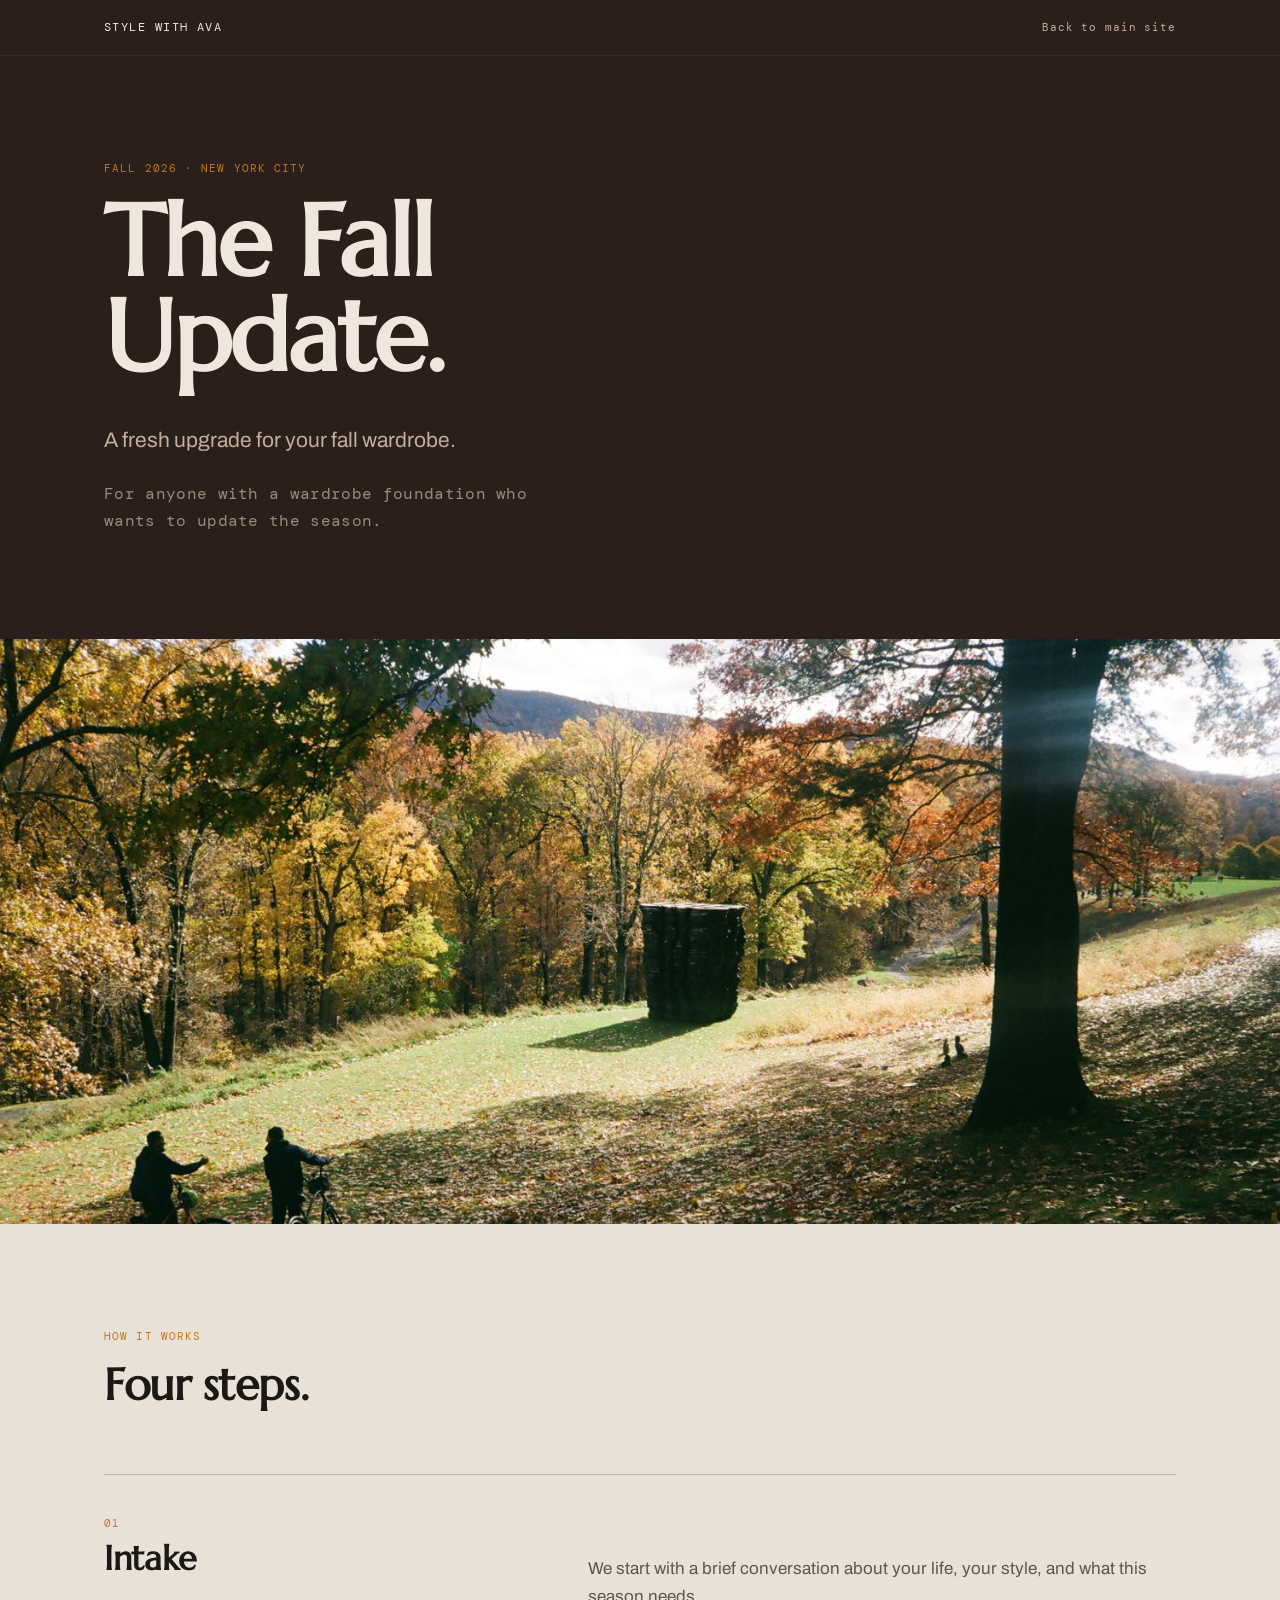
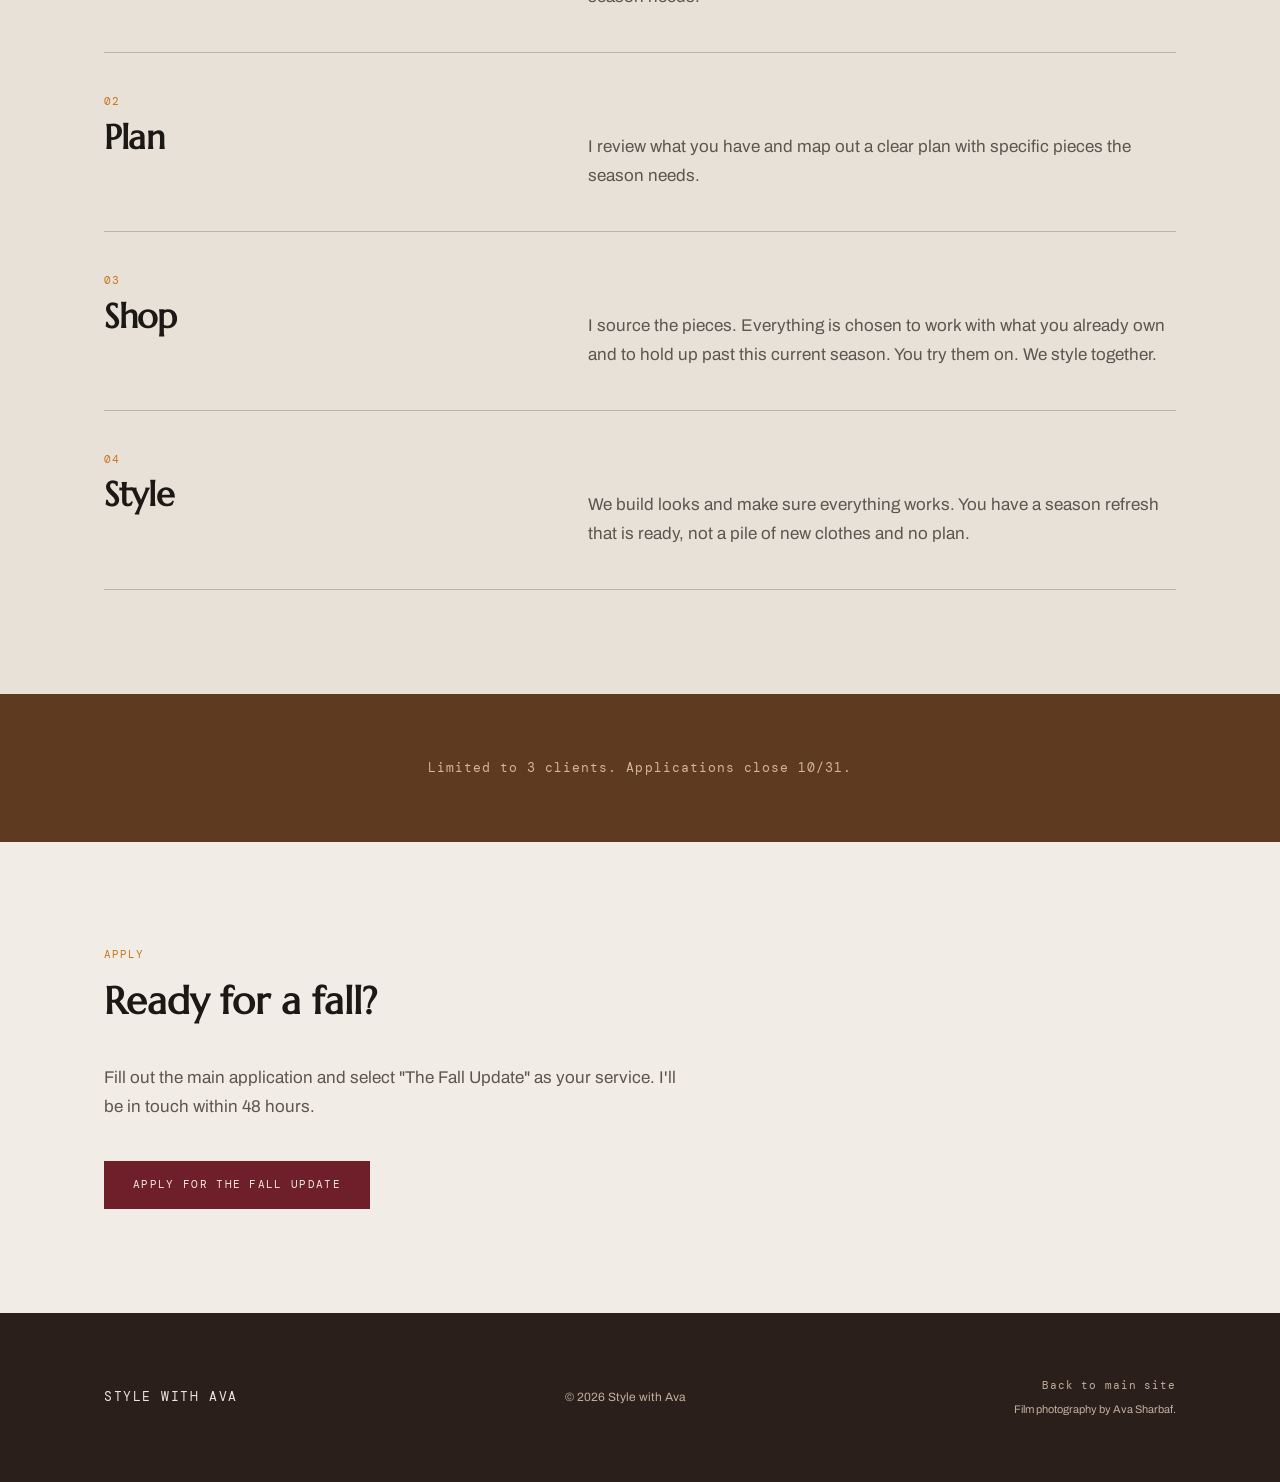
<file: fall-update.html>
<!DOCTYPE html>
<html lang="en">
<head>
  <meta charset="UTF-8">
  <meta name="viewport" content="width=device-width, initial-scale=1.0">

  <title>The Fall Update | Seasonal Wardrobe Styling in New York City</title>
  <meta name="description" content="Seasonal wardrobe styling for fall in New York City. A limited engagement to reset your wardrobe for the season ahead.">
  <meta name="author" content="Style with Ava">

  <meta property="og:title"       content="The Fall Update | Style with Ava">
  <meta property="og:description" content="Seasonal wardrobe styling for fall in New York City. A limited engagement to reset your wardrobe for the season ahead.">
  <meta property="og:image"       content="/images/optimized/hero.jpg">
  <meta property="og:url"         content="https://avasharbaf.com/fall-update">
  <meta property="og:type"        content="website">

  <link rel="icon" href="/favicon.svg" type="image/svg+xml">

  <link rel="preconnect" href="https://fonts.googleapis.com">
  <link rel="preconnect" href="https://fonts.gstatic.com" crossorigin>
  <link rel="stylesheet" href="https://fonts.googleapis.com/css2?family=Marcellus&family=Archivo:wght@400;500;600&family=DM+Mono:wght@400;500&display=swap">

  <style>
    :root {
      /* Inherit main palette */
      --surface:           #E7E1D8;
      --surface-alt:       #F1EDE6;
      --ink:               #1C1816;
      --ink-muted:         #5E554F;
      --line:              #BFB4A8;
      --accent:            #6E1F2A;
      --on-accent:         #F3ECE4;
      --deep:              #2B1F1B;
      --on-deep:           #EFE7DD;
      --on-deep-muted:     #C2AE9C;
      --mahogany:          #5E3A21;
      --on-mahogany:       #F1E6D8;
      --on-mahogany-muted: #D2B79A;
      --font-display: 'Marcellus', Georgia, serif;
      --font-body:    'Archivo', Arial, sans-serif;
      --font-mono:    'DM Mono', 'Courier New', monospace;
      --sp-2: 8px;  --sp-3: 16px; --sp-4: 24px;
      --sp-5: 40px; --sp-6: 64px; --sp-7: 104px;
      --nav-height: 56px;
      --max-width:  1200px;

      /* Autumn accent */
      --fall-amber: #C4751A;
    }

    *, *::before, *::after { box-sizing: border-box; margin: 0; padding: 0; }
    html { scroll-behavior: smooth; font-size: 16px; -webkit-text-size-adjust: 100%; }

    body {
      font-family: var(--font-body);
      background-color: var(--surface);
      color: var(--ink);
      line-height: 1.6;
      overflow-x: hidden;
    }

    img { display: block; max-width: 100%; }
    a { color: inherit; text-decoration: none; }
    button { cursor: pointer; background: none; border: none; font: inherit; }

    .container {
      width: 100%;
      max-width: var(--max-width);
      margin-inline: auto;
      padding-inline: var(--sp-4);
    }

    @media (min-width: 768px) { .container { padding-inline: var(--sp-6); } }

    .eyebrow {
      font-family: var(--font-mono);
      font-size: 11px;
      letter-spacing: 0.1em;
      text-transform: uppercase;
      color: var(--fall-amber);
      margin-bottom: var(--sp-3);
    }

    /* ---- NAV ---- */
    .f-nav {
      position: fixed;
      top: 0; left: 0; right: 0;
      height: var(--nav-height);
      background-color: var(--deep);
      border-bottom: 1px solid rgba(255,255,255,0.06);
      z-index: 100;
      display: flex;
      align-items: center;
    }

    .f-nav__inner {
      display: flex;
      align-items: center;
      justify-content: space-between;
      width: 100%;
      max-width: var(--max-width);
      margin-inline: auto;
      padding-inline: var(--sp-4);
    }

    @media (min-width: 768px) { .f-nav__inner { padding-inline: var(--sp-6); } }

    .f-nav__wordmark {
      font-family: var(--font-mono);
      font-size: 12px;
      letter-spacing: 0.12em;
      text-transform: uppercase;
      color: var(--on-deep);
    }

    .f-nav__back {
      font-family: var(--font-mono);
      font-size: 11px;
      letter-spacing: 0.08em;
      color: var(--on-deep-muted);
      transition: color 0.2s;
    }

    .f-nav__back:hover { color: var(--on-deep); }

    /* ---- HERO ---- */
    .f-hero {
      background-color: var(--deep);
      padding-top: calc(var(--nav-height) + var(--sp-7));
      padding-bottom: var(--sp-7);
    }

    .f-hero__inner {
      max-width: 820px;
    }

    .f-hero__headline {
      font-family: var(--font-display);
      font-size: clamp(48px, 9vw, 100px);
      line-height: 0.95;
      letter-spacing: -0.02em;
      color: var(--on-deep);
      margin-bottom: var(--sp-5);
      margin-top: var(--sp-3);
    }

    .f-hero__subline {
      font-size: clamp(17px, 2vw, 21px);
      line-height: 1.55;
      color: var(--on-deep-muted);
      max-width: 580px;
    }

    .f-hero__intro {
      margin-top: var(--sp-4);
      font-size: clamp(14px, 1.4vw, 16px);
      line-height: 1.7;
      color: var(--on-deep-muted);
      opacity: 0.75;
      max-width: 480px;
      font-family: var(--font-mono);
      letter-spacing: 0.02em;
    }

    /* ---- IMAGE BAND ---- */
    .f-img-band {
      width: 100%;
      overflow: hidden;
      line-height: 0;
    }

    .f-img-band img {
      width: 100%;
      max-height: 65vh;
      object-fit: cover;
      object-position: center 40%;
      display: block;
    }

    /* ---- STEPS ---- */
    .f-steps {
      background-color: var(--surface);
      padding: var(--sp-7) 0;
    }

    .f-steps__heading {
      font-family: var(--font-display);
      font-size: clamp(28px, 4vw, 44px);
      line-height: 1.1;
      letter-spacing: -0.01em;
      color: var(--ink);
      margin-bottom: var(--sp-6);
      margin-top: var(--sp-3);
    }

    .f-steps__list {
      border-top: 1px solid var(--line);
    }

    .f-step {
      display: grid;
      grid-template-columns: 1fr;
      gap: var(--sp-3);
      padding: var(--sp-5) 0;
      border-bottom: 1px solid var(--line);
    }

    @media (min-width: 768px) {
      .f-step {
        grid-template-columns: 5fr 7fr;
        gap: var(--sp-6);
        align-items: start;
      }
    }

    .f-step__num {
      font-family: var(--font-mono);
      font-size: 11px;
      letter-spacing: 0.05em;
      color: var(--fall-amber);
      margin-bottom: var(--sp-2);
    }

    .f-step__name {
      font-family: var(--font-display);
      font-size: clamp(22px, 3vw, 34px);
      line-height: 1.1;
      letter-spacing: -0.01em;
      color: var(--ink);
    }

    .f-step__desc {
      font-size: clamp(15px, 1.5vw, 17px);
      line-height: 1.7;
      color: var(--ink-muted);
    }

    @media (min-width: 768px) {
      .f-step__desc { padding-top: var(--sp-5); }
    }

    /* ---- LIMIT BAND ---- */
    .f-limit {
      background-color: var(--mahogany);
      padding: var(--sp-6) 0;
      text-align: center;
    }

    .f-limit__text {
      font-family: var(--font-mono);
      font-size: 13px;
      letter-spacing: 0.08em;
      color: var(--on-mahogany-muted);
    }

    /* ---- CTA SECTION ---- */
    .f-cta {
      background-color: var(--surface-alt);
      padding: var(--sp-7) 0;
    }

    .f-cta__inner {
      max-width: 580px;
    }

    .f-cta__heading {
      font-family: var(--font-display);
      font-size: clamp(24px, 3.5vw, 38px);
      line-height: 1.15;
      color: var(--ink);
      margin-bottom: var(--sp-5);
      margin-top: var(--sp-3);
    }

    .f-cta__sub {
      font-size: clamp(15px, 1.5vw, 17px);
      line-height: 1.7;
      color: var(--ink-muted);
      margin-bottom: var(--sp-5);
    }

    .btn {
      display: inline-flex;
      align-items: center;
      justify-content: center;
      font-family: var(--font-mono);
      font-size: 11px;
      letter-spacing: 0.12em;
      text-transform: uppercase;
      padding: 14px 28px;
      border: 1px solid transparent;
      transition: background-color 0.2s, color 0.2s, border-color 0.2s;
      white-space: nowrap;
      text-decoration: none;
    }

    .btn--primary {
      background-color: var(--accent);
      color: var(--on-accent);
      border-color: var(--accent);
    }

    .btn--primary:hover {
      background-color: #5a1922;
      border-color: #5a1922;
    }

    /* ---- FOOTER ---- */
    .f-footer {
      background-color: var(--deep);
      color: var(--on-deep);
      padding: var(--sp-6) 0;
    }

    .f-footer__inner {
      display: flex;
      flex-direction: column;
      gap: var(--sp-4);
      align-items: flex-start;
    }

    @media (min-width: 768px) {
      .f-footer__inner {
        flex-direction: row;
        align-items: center;
        justify-content: space-between;
      }
    }

    .f-footer__wordmark {
      font-family: var(--font-mono);
      font-size: 13px;
      letter-spacing: 0.12em;
      color: var(--on-deep);
    }

    .f-footer__copy { font-size: 12px; color: var(--on-deep-muted); }

    .f-footer__link {
      font-family: var(--font-mono);
      font-size: 11px;
      letter-spacing: 0.08em;
      color: var(--on-deep-muted);
      transition: color 0.2s;
    }

    .f-footer__link:hover { color: var(--on-deep); }
  </style>
</head>

<body>

  <!-- NAV -->
  <nav class="f-nav" aria-label="Page navigation">
    <div class="f-nav__inner">
      <a href="/" class="f-nav__wordmark">Style with Ava</a>
      <a href="/" class="f-nav__back">Back to main site</a>
    </div>
  </nav>

  <!-- HERO -->
  <section class="f-hero" aria-labelledby="fall-heading">
    <div class="container">
      <div class="f-hero__inner">
        <p class="eyebrow">Fall 2026 &middot; New York City</p>
        <h1 class="f-hero__headline" id="fall-heading">
          The Fall<br>Update.
        </h1>
        <p class="f-hero__subline">A fresh upgrade for your fall wardrobe.</p>
        <p class="f-hero__intro">For anyone with a wardrobe foundation who wants to update the season.</p>
      </div>
    </div>
  </section>

  <!-- FALL IMAGE BAND -->
  <div class="f-img-band" aria-hidden="true">
    <img src="/images/optimized/fall.jpg" alt="" loading="lazy">
  </div>

  <!-- STEPS -->
  <section class="f-steps" aria-labelledby="steps-heading">
    <div class="container">
      <p class="eyebrow">How it works</p>
      <h2 class="f-steps__heading" id="steps-heading">Four steps.</h2>

      <div class="f-steps__list">
        <div class="f-step">
          <div>
            <p class="f-step__num">01</p>
            <h3 class="f-step__name">Intake</h3>
          </div>
          <p class="f-step__desc">We start with a brief conversation about your life, your style, and what this season needs.</p>
        </div>

        <div class="f-step">
          <div>
            <p class="f-step__num">02</p>
            <h3 class="f-step__name">Plan</h3>
          </div>
          <p class="f-step__desc">I review what you have and map out a clear plan with specific pieces the season needs.</p>
        </div>

        <div class="f-step">
          <div>
            <p class="f-step__num">03</p>
            <h3 class="f-step__name">Shop</h3>
          </div>
          <p class="f-step__desc">I source the pieces. Everything is chosen to work with what you already own and to hold up past this current season. You try them on. We style together.</p>
        </div>

        <div class="f-step">
          <div>
            <p class="f-step__num">04</p>
            <h3 class="f-step__name">Style</h3>
          </div>
          <p class="f-step__desc">We build looks and make sure everything works. You have a season refresh that is ready, not a pile of new clothes and no plan.</p>
        </div>
      </div>
    </div>
  </section>

  <!-- LIMIT -->
  <div class="f-limit" aria-label="Availability note">
    <div class="container">
      <p class="f-limit__text">Limited to 3 clients. Applications close 10/31.</p>
    </div>
  </div>

  <!-- CTA -->
  <section class="f-cta" aria-labelledby="cta-heading">
    <div class="container">
      <div class="f-cta__inner">
        <p class="eyebrow">Apply</p>
        <h2 class="f-cta__heading" id="cta-heading">
          Ready for a fall?
        </h2>
        <p class="f-cta__sub">
          Fill out the main application and select "The Fall Update" as your service. I'll be in touch within 48 hours.
        </p>
        <a href="/?service=fall-update#contact" class="btn btn--primary">
          Apply for the Fall Update
        </a>
      </div>
    </div>
  </section>

  <!-- FOOTER -->
  <footer class="f-footer" role="contentinfo">
    <div class="container f-footer__inner">
      <div>
        <p class="f-footer__wordmark">STYLE WITH AVA</p>
      </div>
      <p class="f-footer__copy">&copy; 2026 Style with Ava</p>
      <div style="display:flex;flex-direction:column;gap:6px;align-items:flex-end;">
        <a href="/" class="f-footer__link">Back to main site</a>
        <span class="f-footer__copy" style="font-size:11px;">Film photography by Ava Sharbaf.</span>
      </div>
    </div>
  </footer>

</body>
</html>
</file>
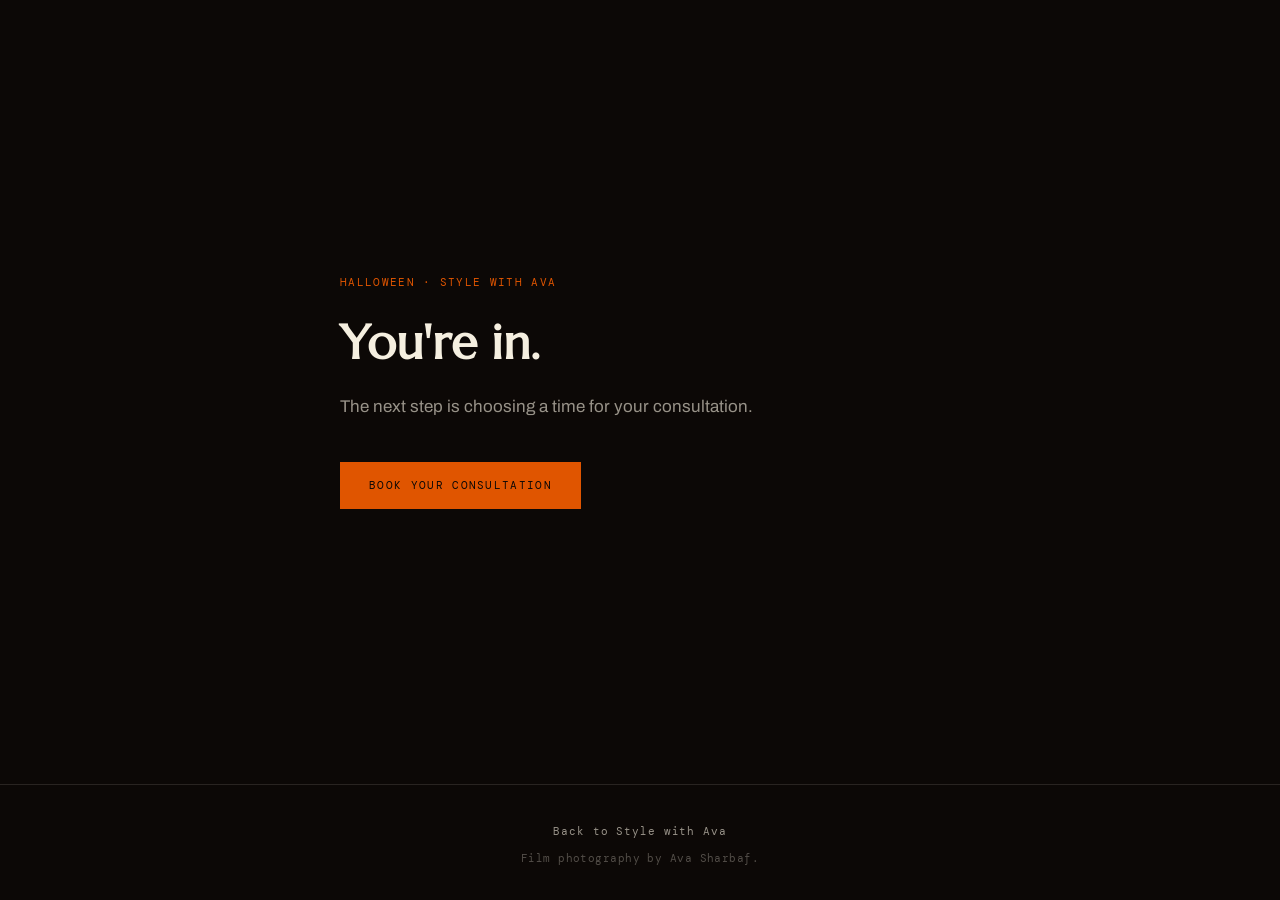
<file: halloween-thanks.html>
<!DOCTYPE html>
<html lang="en">
<head>
  <meta charset="UTF-8">
  <meta name="viewport" content="width=device-width, initial-scale=1.0">
  <meta name="robots" content="noindex, nofollow">

  <title>Booked | Style with Ava</title>

  <link rel="icon" href="/favicon.svg" type="image/svg+xml">

  <link rel="preconnect" href="https://fonts.googleapis.com">
  <link rel="preconnect" href="https://fonts.gstatic.com" crossorigin>
  <link rel="stylesheet" href="https://fonts.googleapis.com/css2?family=Marcellus&family=Archivo:wght@400;500&family=DM+Mono:wght@400&display=swap">

  <style>
    :root {
      --h-bg:     #0C0806;
      --h-orange: #E05500;
      --h-cream:  #F5EFE0;
      --h-muted:  rgba(245, 239, 224, 0.6);
      --h-line:   rgba(245, 239, 224, 0.12);
    }

    *, *::before, *::after { box-sizing: border-box; margin: 0; padding: 0; }
    html { font-size: 16px; }

    body {
      background-color: var(--h-bg);
      color: var(--h-cream);
      font-family: 'Archivo', Arial, sans-serif;
      line-height: 1.6;
      min-height: 100vh;
      display: flex;
      flex-direction: column;
    }

    a { color: inherit; text-decoration: none; }

    .thanks-wrap {
      flex: 1;
      display: flex;
      align-items: center;
      justify-content: center;
      padding: 80px 24px;
    }

    .thanks-inner {
      max-width: 600px;
      width: 100%;
    }

    .thanks-eyebrow {
      font-family: 'DM Mono', monospace;
      font-size: 11px;
      letter-spacing: 0.12em;
      text-transform: uppercase;
      color: var(--h-orange);
      margin-bottom: 24px;
    }

    .thanks-heading {
      font-family: 'Marcellus', Georgia, serif;
      font-size: clamp(28px, 5vw, 48px);
      line-height: 1.1;
      color: var(--h-cream);
      margin-bottom: 24px;
    }

    .thanks-sub {
      font-size: clamp(15px, 1.5vw, 17px);
      line-height: 1.7;
      color: var(--h-muted);
      margin-bottom: 40px;
    }

    .thanks-btn {
      display: inline-flex;
      align-items: center;
      justify-content: center;
      font-family: 'DM Mono', monospace;
      font-size: 11px;
      letter-spacing: 0.12em;
      text-transform: uppercase;
      padding: 14px 28px;
      background-color: var(--h-orange);
      color: var(--h-bg);
      border: 1px solid var(--h-orange);
      transition: background-color 0.2s, border-color 0.2s;
      white-space: nowrap;
    }

    .thanks-btn:hover {
      background-color: #c44c00;
      border-color: #c44c00;
    }

    footer {
      border-top: 1px solid var(--h-line);
      padding: 32px 24px;
      text-align: center;
    }

    footer a {
      font-family: 'DM Mono', monospace;
      font-size: 11px;
      letter-spacing: 0.08em;
      color: var(--h-muted);
      transition: color 0.2s;
    }

    footer a:hover { color: var(--h-cream); }
  </style>
</head>

<body>
  <div class="thanks-wrap">
    <div class="thanks-inner">
      <p class="thanks-eyebrow">Halloween &middot; Style with Ava</p>
      <h1 class="thanks-heading">You're in.</h1>
      <p class="thanks-sub">The next step is choosing a time for your consultation.</p>
      <a
        href="https://calendly.com/avachannel/15min"
        class="thanks-btn"
        target="_blank"
        rel="noopener noreferrer"
      >Book your consultation</a>
    </div>
  </div>

  <footer>
    <a href="/">Back to Style with Ava</a>
    <p style="margin-top:8px;font-family:'DM Mono',monospace;font-size:11px;letter-spacing:0.04em;color:rgba(245,239,224,0.3);">Film photography by Ava Sharbaf.</p>
  </footer>
</body>
</html>
</file>
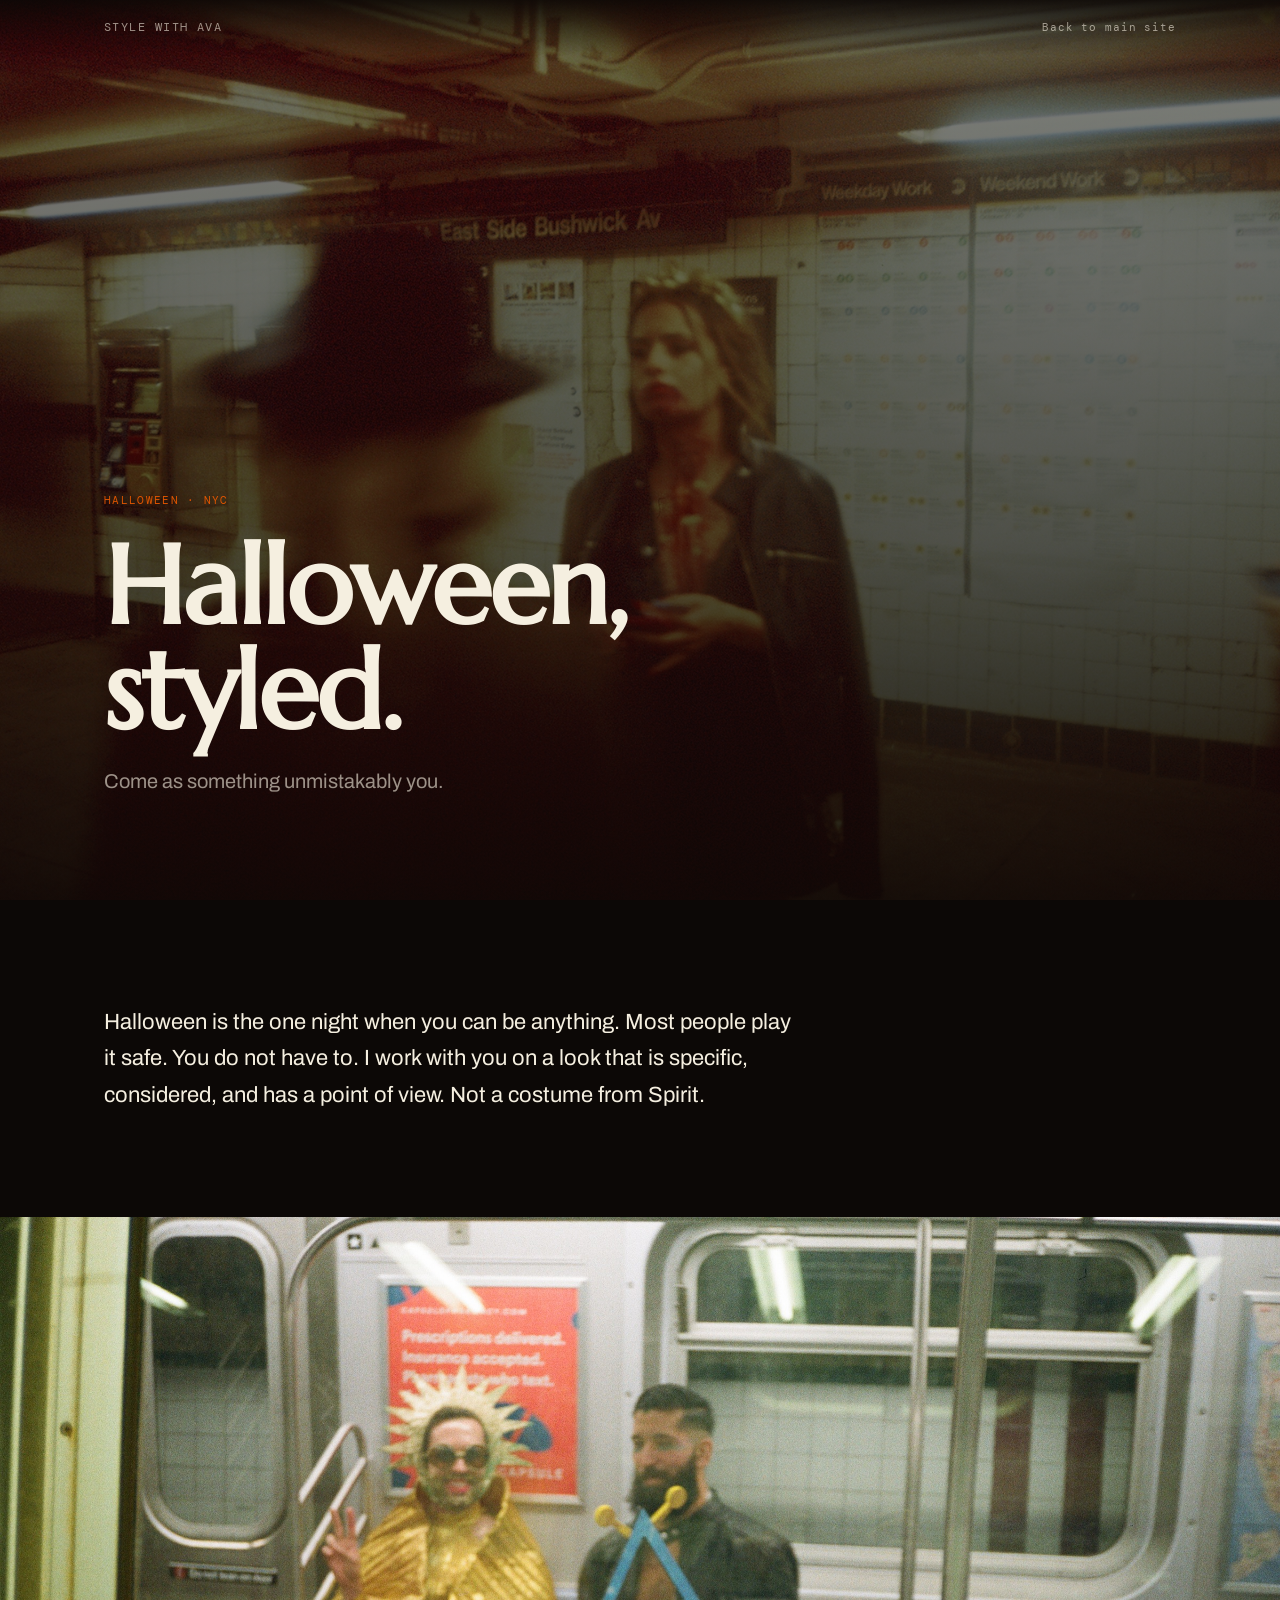
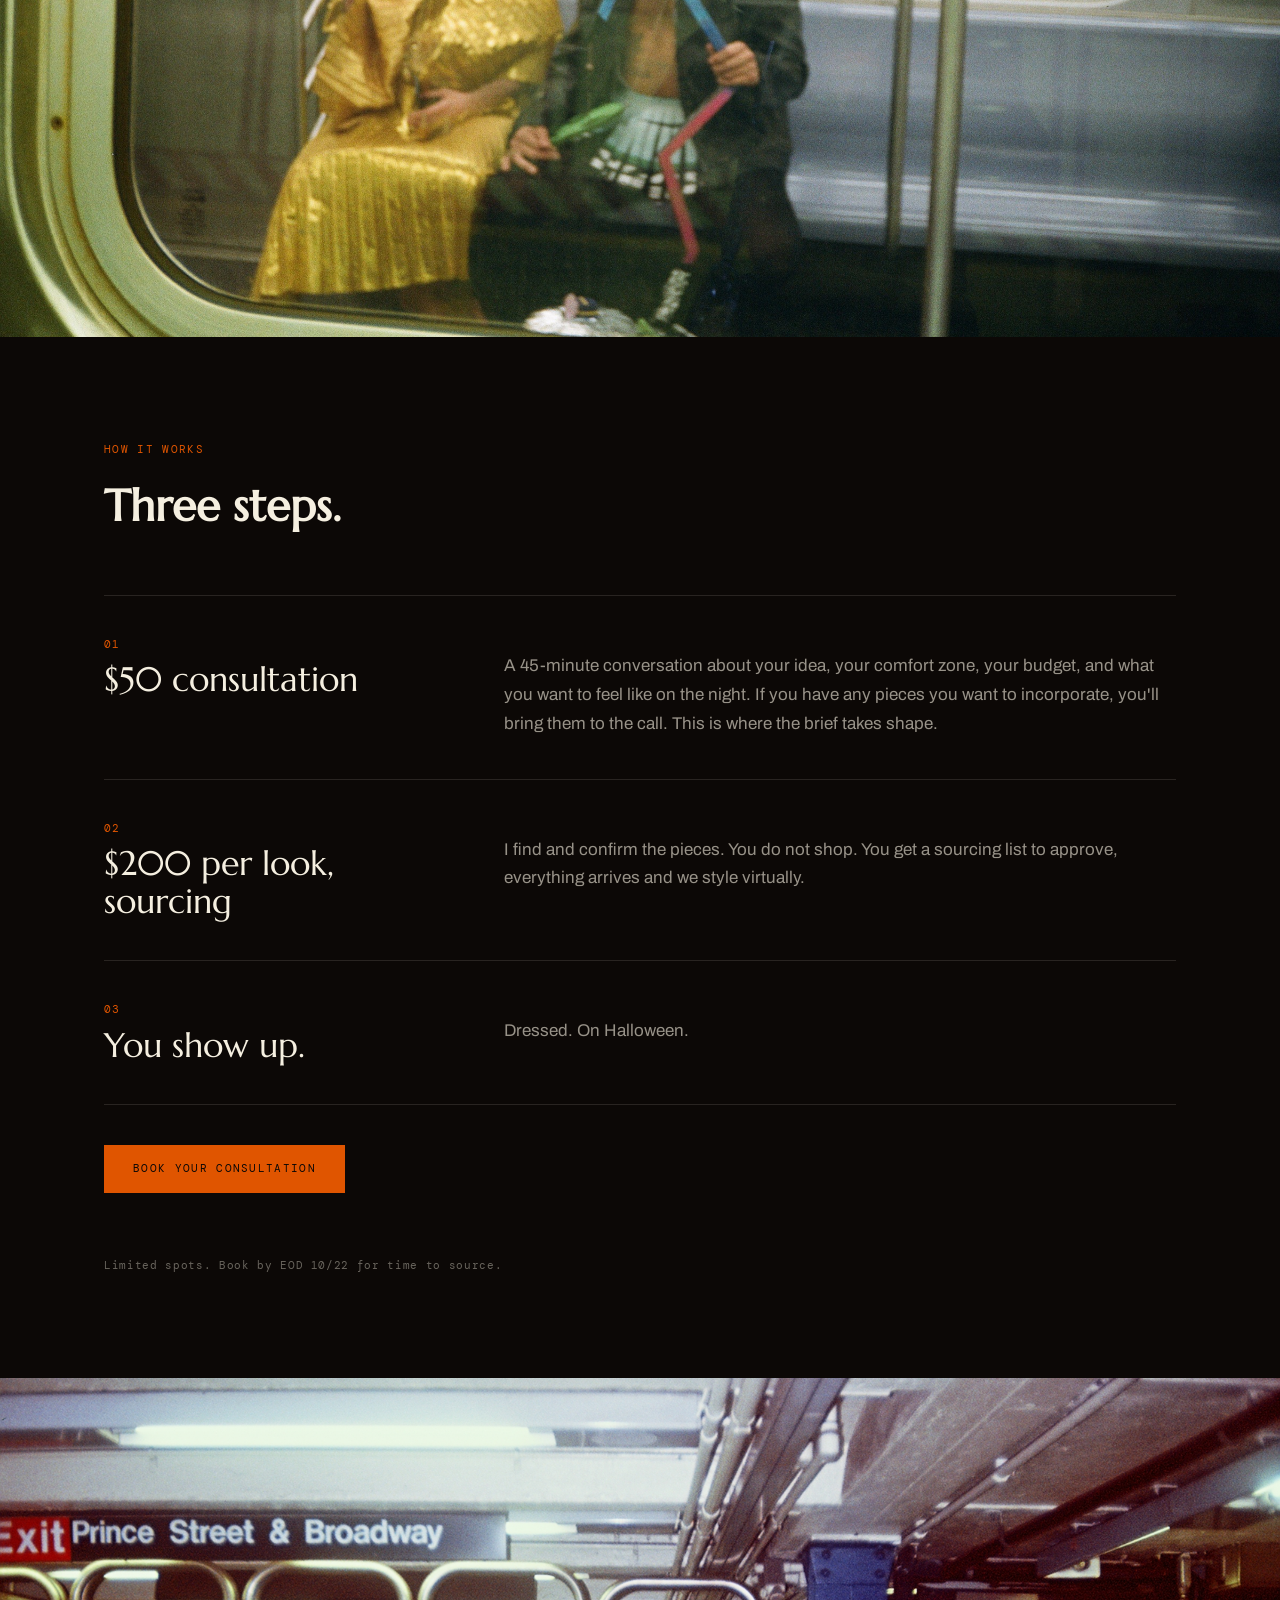
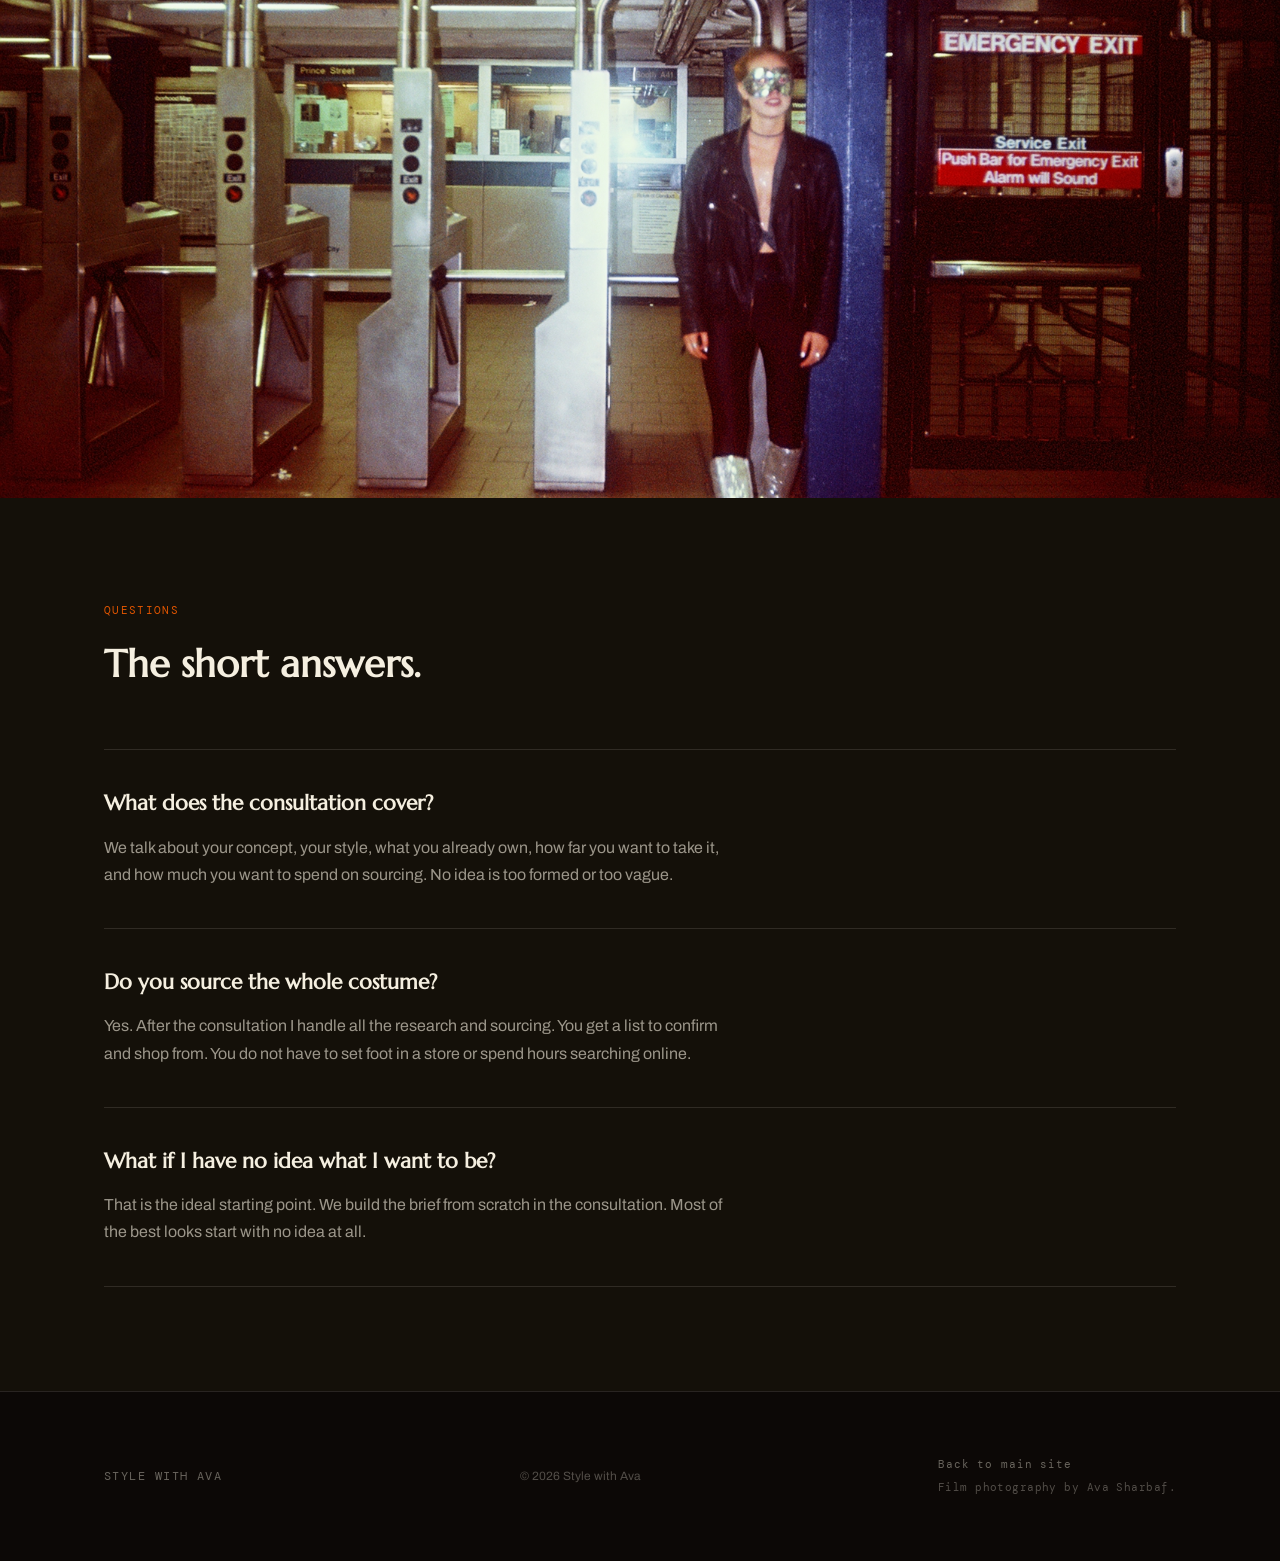
<file: halloween.html>
<!DOCTYPE html>
<html lang="en">
<head>
  <meta charset="UTF-8">
  <meta name="viewport" content="width=device-width, initial-scale=1.0">

  <title>Halloween, Styled. | Style with Ava</title>
  <meta name="description" content="Professional Halloween styling in NYC. Consultation, sourcing, and a look that is unmistakably you.">

  <meta property="og:title"       content="Halloween, Styled. | Style with Ava">
  <meta property="og:description" content="Professional Halloween styling in NYC. Consultation, sourcing, and a look that is full of fire.">
  <meta property="og:image"       content="/images/optimized/halloween-1.jpg">
  <meta property="og:url"         content="https://avasharbaf.com/halloween">
  <meta property="og:type"        content="website">

  <link rel="icon" href="/favicon.svg" type="image/svg+xml">

  <link rel="preconnect" href="https://fonts.googleapis.com">
  <link rel="preconnect" href="https://fonts.gstatic.com" crossorigin>
  <link rel="stylesheet" href="https://fonts.googleapis.com/css2?family=Marcellus&family=Archivo:wght@400;500;600&family=DM+Mono:wght@400;500&display=swap">

  <style>
    :root {
      --h-bg:      #0C0806;
      --h-surface: #141009;
      --h-orange:  #E05500;
      --h-orange-bright: #FF6C20;
      --h-cream:   #F5EFE0;
      --h-muted:   rgba(245, 239, 224, 0.6);
      --h-line:    rgba(245, 239, 224, 0.12);
      --h-max:     1200px;
      --sp-2: 8px; --sp-3: 16px; --sp-4: 24px;
      --sp-5: 40px; --sp-6: 64px; --sp-7: 104px;
    }

    *, *::before, *::after { box-sizing: border-box; margin: 0; padding: 0; }

    html { scroll-behavior: smooth; font-size: 16px; }

    body {
      background-color: var(--h-bg);
      color: var(--h-cream);
      font-family: 'Archivo', Arial, sans-serif;
      line-height: 1.6;
      overflow-x: hidden;
    }

    img { display: block; max-width: 100%; }
    a { color: inherit; text-decoration: none; }
    button { cursor: pointer; background: none; border: none; font: inherit; }
    ul { list-style: none; }

    .h-container {
      width: 100%;
      max-width: var(--h-max);
      margin-inline: auto;
      padding-inline: var(--sp-4);
    }

    @media (min-width: 768px) { .h-container { padding-inline: var(--sp-6); } }

    /* ---- NAV BAR ---- */
    .h-nav {
      position: fixed;
      top: 0; left: 0; right: 0;
      height: 56px;
      z-index: 100;
      display: flex;
      align-items: center;
      background: linear-gradient(to bottom, rgba(12,8,6,0.9) 0%, transparent 100%);
    }

    .h-nav__inner {
      display: flex;
      align-items: center;
      justify-content: space-between;
      width: 100%;
      max-width: var(--h-max);
      margin-inline: auto;
      padding-inline: var(--sp-4);
    }

    @media (min-width: 768px) { .h-nav__inner { padding-inline: var(--sp-6); } }

    .h-nav__wordmark {
      font-family: 'DM Mono', monospace;
      font-size: 12px;
      letter-spacing: 0.12em;
      text-transform: uppercase;
      color: var(--h-muted);
    }

    .h-nav__back {
      font-family: 'DM Mono', monospace;
      font-size: 11px;
      letter-spacing: 0.08em;
      color: var(--h-muted);
      transition: color 0.2s;
    }

    .h-nav__back:hover { color: var(--h-cream); }

    /* ---- HERO ---- */
    .h-hero {
      position: relative;
      min-height: 100vh;
      min-height: 100svh;
      display: flex;
      align-items: flex-end;
      overflow: hidden;
    }

    .h-hero__bg {
      position: absolute;
      inset: 0;
      background-color: var(--h-bg);
    }

    .h-hero__img {
      width: 100%;
      height: 100%;
      object-fit: cover;
      object-position: center center;
      opacity: 0.72;
    }

    .h-hero__overlay {
      position: absolute;
      inset: 0;
      background: linear-gradient(
        to bottom,
        rgba(12,8,6,0.30) 0%,
        rgba(12,8,6,0.55) 60%,
        rgba(12,8,6,0.90) 100%
      );
    }

    .h-hero__content {
      position: relative;
      z-index: 1;
      padding-top: 80px;
      padding-bottom: var(--sp-7);
    }

    .h-eyebrow {
      font-family: 'DM Mono', monospace;
      font-size: 11px;
      letter-spacing: 0.12em;
      text-transform: uppercase;
      color: var(--h-orange);
      margin-bottom: var(--sp-4);
    }

    .h-hero__headline {
      font-family: 'Marcellus', Georgia, serif;
      font-size: clamp(52px, 10vw, 110px);
      line-height: 0.95;
      letter-spacing: -0.02em;
      color: var(--h-cream);
      margin-bottom: var(--sp-4);
    }

    .h-hero__subline {
      font-family: 'Archivo', Arial, sans-serif;
      font-size: clamp(16px, 2vw, 20px);
      line-height: 1.45;
      color: var(--h-muted);
      max-width: 480px;
    }

    /* ---- INTRO ---- */
    .h-intro {
      background-color: var(--h-bg);
      padding: var(--sp-7) 0;
    }

    .h-intro__text {
      font-size: clamp(17px, 2vw, 22px);
      line-height: 1.65;
      color: var(--h-cream);
      max-width: 700px;
    }

    /* ---- IMAGE BAND ---- */
    .h-band {
      position: relative;
      width: 100%;
      aspect-ratio: 16/9;
      overflow: hidden;
      background-color: var(--h-surface);
    }

    .h-band__img {
      width: 100%;
      height: 100%;
      object-fit: cover;
      object-position: center center;
    }

    @media (max-width: 640px) {
      .h-band { aspect-ratio: 4/3; }
    }

    /* ---- STEPS ---- */
    .h-steps {
      background-color: var(--h-bg);
      padding: var(--sp-7) 0;
    }

    .h-steps__heading {
      font-family: 'Marcellus', Georgia, serif;
      font-size: clamp(28px, 4vw, 44px);
      line-height: 1.1;
      color: var(--h-cream);
      margin-bottom: var(--sp-6);
      margin-top: var(--sp-3);
    }

    .h-steps__list {
      border-top: 1px solid var(--h-line);
    }

    .h-step {
      display: grid;
      grid-template-columns: 1fr;
      gap: var(--sp-3);
      padding: var(--sp-5) 0;
      border-bottom: 1px solid var(--h-line);
    }

    @media (min-width: 640px) {
      .h-step {
        grid-template-columns: 1fr 2fr;
        gap: var(--sp-6);
        align-items: start;
      }
    }

    .h-step__num {
      font-family: 'DM Mono', monospace;
      font-size: 11px;
      letter-spacing: 0.05em;
      color: var(--h-orange);
      margin-bottom: var(--sp-2);
    }

    .h-step__price {
      font-family: 'Marcellus', Georgia, serif;
      font-size: clamp(22px, 3vw, 34px);
      line-height: 1.1;
      color: var(--h-cream);
    }

    .h-step__desc {
      font-size: clamp(15px, 1.5vw, 17px);
      line-height: 1.7;
      color: var(--h-muted);
    }

    @media (min-width: 640px) {
      .h-step__desc { padding-top: var(--sp-3); }
    }

    .h-smallprint {
      margin-top: var(--sp-6);
      font-family: 'DM Mono', monospace;
      font-size: 11px;
      letter-spacing: 0.06em;
      color: rgba(245, 239, 224, 0.4);
    }

    /* ---- FAQ ---- */
    .h-faq {
      background-color: var(--h-surface);
      padding: var(--sp-7) 0;
    }

    .h-faq__heading {
      font-family: 'Marcellus', Georgia, serif;
      font-size: clamp(24px, 3.5vw, 38px);
      line-height: 1.1;
      color: var(--h-cream);
      margin-bottom: var(--sp-6);
      margin-top: var(--sp-3);
    }

    .h-faq__list {
      display: flex;
      flex-direction: column;
      gap: 0;
      border-top: 1px solid var(--h-line);
    }

    .h-faq__item {
      padding: var(--sp-5) 0;
      border-bottom: 1px solid var(--h-line);
    }

    .h-faq__q {
      font-family: 'Marcellus', Georgia, serif;
      font-size: clamp(17px, 2vw, 21px);
      line-height: 1.3;
      color: var(--h-cream);
      margin-bottom: var(--sp-3);
    }

    .h-faq__a {
      font-size: clamp(14px, 1.4vw, 16px);
      line-height: 1.7;
      color: var(--h-muted);
      max-width: 640px;
    }

    /* ---- FOOTER ---- */
    .h-footer {
      background-color: var(--h-bg);
      border-top: 1px solid var(--h-line);
      padding: var(--sp-6) 0;
    }

    .h-footer__inner {
      display: flex;
      flex-direction: column;
      gap: var(--sp-3);
      align-items: flex-start;
    }

    @media (min-width: 640px) {
      .h-footer__inner {
        flex-direction: row;
        align-items: center;
        justify-content: space-between;
      }
    }

    .h-footer__wordmark {
      font-family: 'DM Mono', monospace;
      font-size: 12px;
      letter-spacing: 0.12em;
      color: rgba(245, 239, 224, 0.4);
    }

    .h-footer__copy {
      font-size: 12px;
      color: rgba(245, 239, 224, 0.3);
    }

    .h-footer__link {
      font-family: 'DM Mono', monospace;
      font-size: 11px;
      letter-spacing: 0.08em;
      color: rgba(245, 239, 224, 0.4);
      transition: color 0.2s;
    }

    .h-footer__link:hover { color: var(--h-cream); }

    /* ---- BUTTON ---- */
    .h-btn {
      display: inline-flex;
      align-items: center;
      justify-content: center;
      font-family: 'DM Mono', monospace;
      font-size: 11px;
      letter-spacing: 0.12em;
      text-transform: uppercase;
      padding: 14px 28px;
      background-color: var(--h-orange);
      color: var(--h-bg);
      border: 1px solid var(--h-orange);
      transition: background-color 0.2s, border-color 0.2s;
      white-space: nowrap;
      margin-top: var(--sp-5);
    }

    .h-btn:hover {
      background-color: #c44c00;
      border-color: #c44c00;
    }
  </style>
</head>

<body>

  <!-- NAV -->
  <nav class="h-nav" aria-label="Page navigation">
    <div class="h-nav__inner">
      <span class="h-nav__wordmark">Style with Ava</span>
      <a href="/" class="h-nav__back">Back to main site</a>
    </div>
  </nav>

  <!-- HERO -->
  <section class="h-hero" aria-labelledby="halloween-heading">
    <div class="h-hero__bg" aria-hidden="true">
      <img
        src="/images/optimized/halloween-1.jpg"
        alt=""
        class="h-hero__img"
        fetchpriority="high"
        decoding="async"
      >
      <div class="h-hero__overlay"></div>
    </div>

    <div class="h-hero__content h-container">
      <p class="h-eyebrow">Halloween &middot; NYC</p>
      <h1 class="h-hero__headline" id="halloween-heading">
        Halloween,<br>styled.
      </h1>
      <p class="h-hero__subline">Come as something unmistakably you.</p>
    </div>
  </section>

  <!-- INTRO -->
  <section class="h-intro" aria-label="Introduction">
    <div class="h-container">
      <p class="h-intro__text">
        Halloween is the one night when you can be anything. Most people play it safe. You do not have to. I work with you on a look that is specific, considered, and has a point of view. Not a costume from Spirit. 
      </p>
    </div>
  </section>

  <!-- IMAGE BAND 2 -->
  <div class="h-band" aria-hidden="true">
    <img
      src="/images/optimized/halloween-2.jpg"
      alt=""
      class="h-band__img"
      loading="lazy"
      decoding="async"
    >
  </div>

  <!-- STEPS -->
  <section class="h-steps" aria-labelledby="steps-heading">
    <div class="h-container">
      <p class="h-eyebrow">How it works</p>
      <h2 class="h-steps__heading" id="steps-heading">Three steps.</h2>

      <div class="h-steps__list">
        <div class="h-step">
          <div>
            <p class="h-step__num">01</p>
            <p class="h-step__price">$50 consultation</p>
          </div>
          <p class="h-step__desc">A 45-minute conversation about your idea, your comfort zone, your budget, and what you want to feel like on the night. If you have any pieces you want to incorporate, you'll bring them to the call. This is where the brief takes shape.</p>
        </div>

        <div class="h-step">
          <div>
            <p class="h-step__num">02</p>
            <p class="h-step__price">$200 per look, sourcing</p>
          </div>
          <p class="h-step__desc">I find and confirm the pieces. You do not shop. You get a sourcing list to approve, everything arrives and we style virtually.</p>
        </div>

        <div class="h-step">
          <div>
            <p class="h-step__num">03</p>
            <p class="h-step__price">You show up.</p>
          </div>
          <p class="h-step__desc">Dressed. On Halloween.</p>
        </div>
      </div>

      <a
        href="https://book.stripe.com/bJe00j5ZV6gtayp1uKcs800"
        class="h-btn"
        target="_blank"
        rel="noopener noreferrer"
      >Book your consultation</a>
      <p class="h-smallprint">Limited spots. Book by EOD 10/22 for time to source.</p>
    </div>
  </section>

  <!-- IMAGE BAND 3 -->
  <div class="h-band" aria-hidden="true">
    <img
      src="/images/optimized/halloween-3.jpg"
      alt=""
      class="h-band__img"
      loading="lazy"
      decoding="async"
    >
  </div>

  <!-- FAQ -->
  <section class="h-faq" aria-labelledby="faq-heading">
    <div class="h-container">
      <p class="h-eyebrow">Questions</p>
      <h2 class="h-faq__heading" id="faq-heading">The short answers.</h2>

      <div class="h-faq__list">
        <div class="h-faq__item">
          <h3 class="h-faq__q">What does the consultation cover?</h3>
          <p class="h-faq__a">We talk about your concept, your style, what you already own, how far you want to take it, and how much you want to spend on sourcing. No idea is too formed or too vague.</p>
        </div>

        <div class="h-faq__item">
          <h3 class="h-faq__q">Do you source the whole costume?</h3>
          <p class="h-faq__a">Yes. After the consultation I handle all the research and sourcing. You get a list to confirm and shop from. You do not have to set foot in a store or spend hours searching online.</p>
        </div>

        <div class="h-faq__item">
          <h3 class="h-faq__q">What if I have no idea what I want to be?</h3>
          <p class="h-faq__a">That is the ideal starting point. We build the brief from scratch in the consultation. Most of the best looks start with no idea at all.</p>
        </div>
      </div>
    </div>
  </section>

  <!-- FOOTER -->
  <footer class="h-footer" role="contentinfo">
    <div class="h-container h-footer__inner">
      <p class="h-footer__wordmark">STYLE WITH AVA</p>
      <p class="h-footer__copy">&copy; 2026 Style with Ava</p>
      <div style="display:flex;flex-direction:column;gap:6px;">
        <a href="/" class="h-footer__link">Back to main site</a>
        <span class="h-footer__copy" style="font-size:11px;font-family:'DM Mono',monospace;letter-spacing:0.04em;">Film photography by Ava Sharbaf.</span>
      </div>
    </div>
  </footer>

</body>
</html>
</file>
